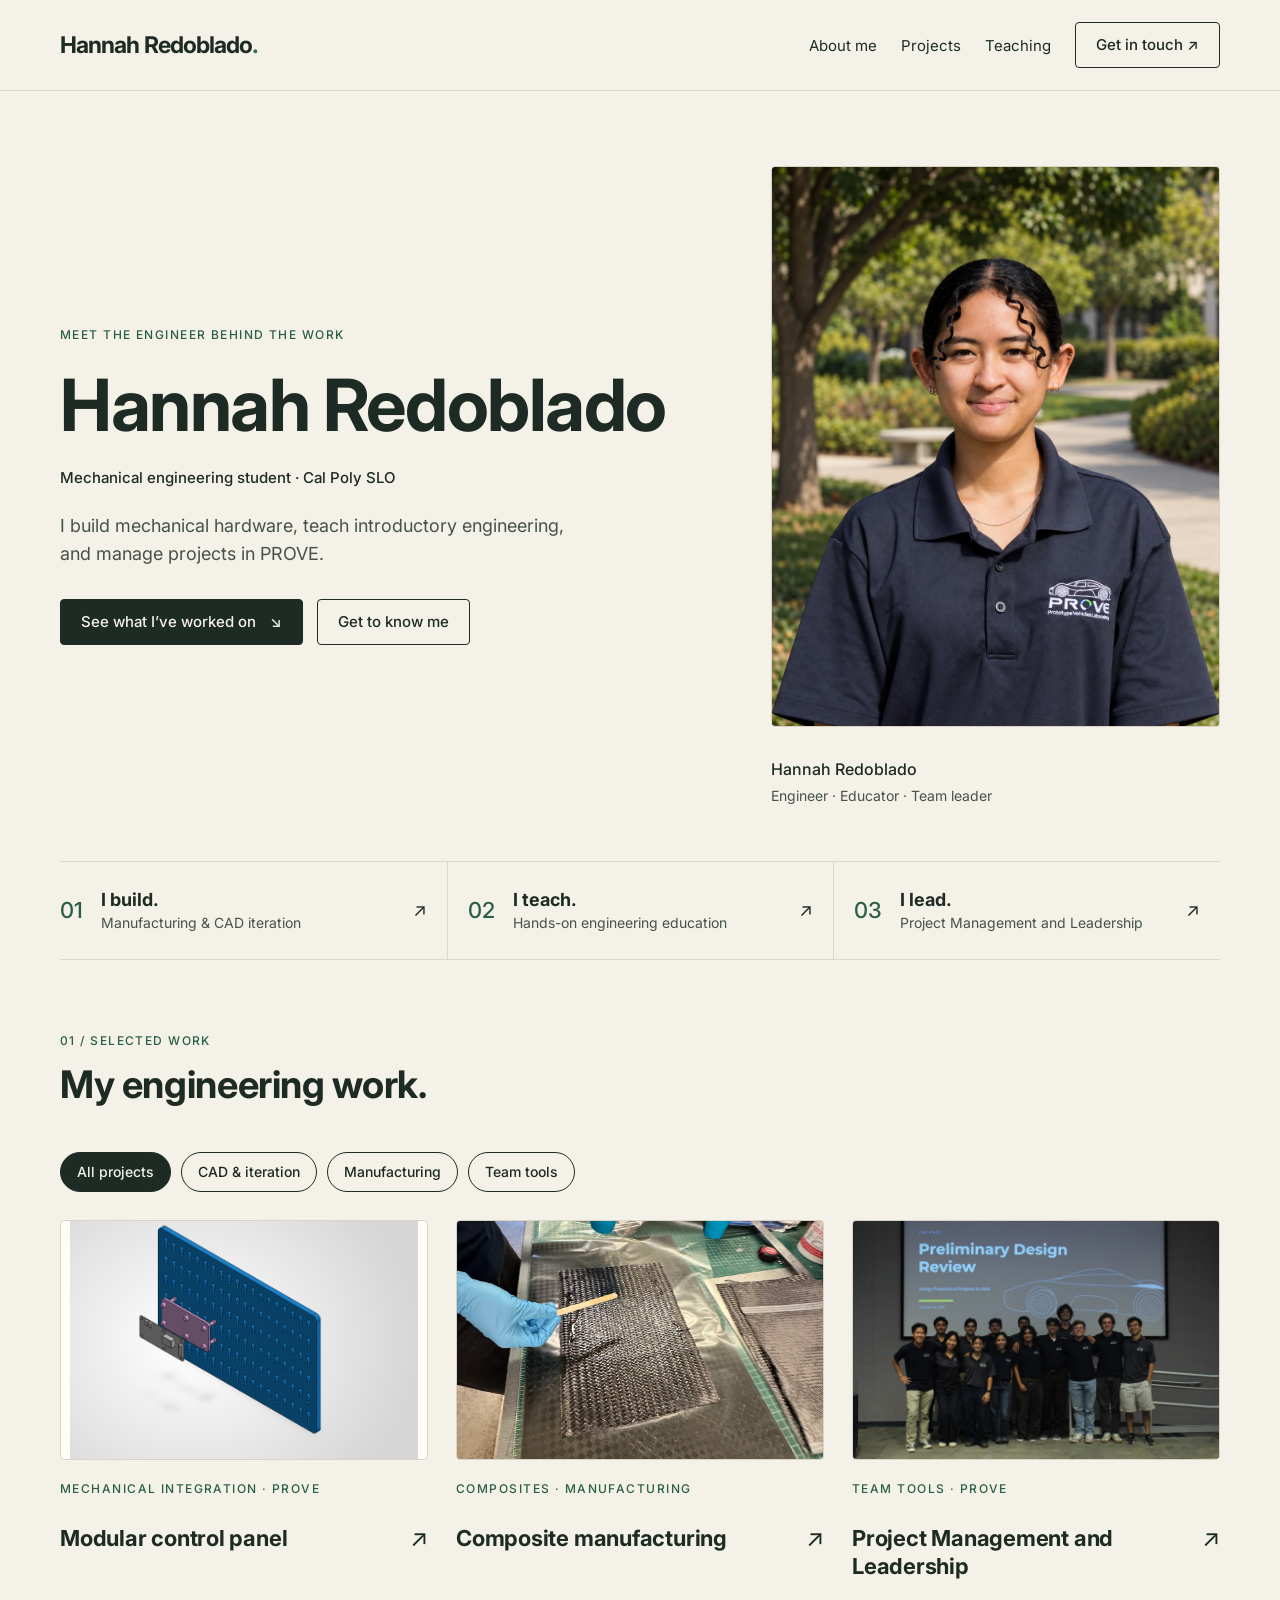
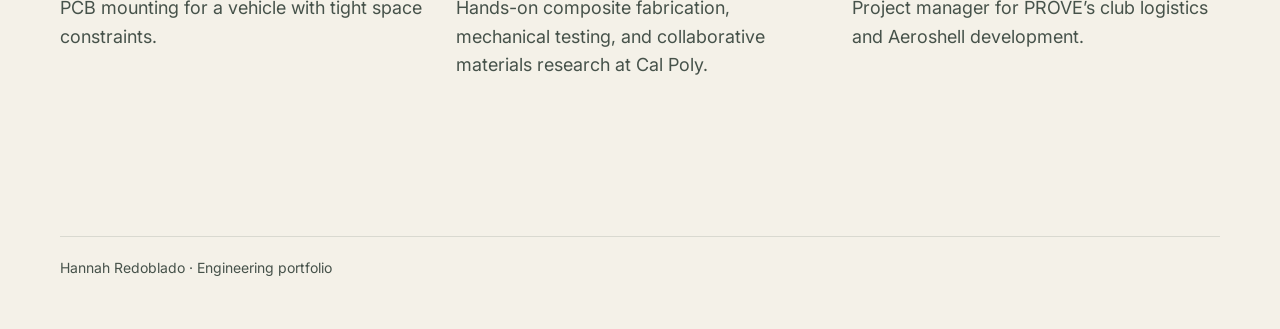
<file: index.html>
<!doctype html>
<html lang="en">
<head>
<meta charset="utf-8"><meta name="viewport" content="width=device-width,initial-scale=1">
<title>Hannah Redoblado | Mechanical Engineering Portfolio</title>
<link rel="preconnect" href="https://fonts.googleapis.com">
<link rel="preconnect" href="https://fonts.gstatic.com" crossorigin>
<link href="https://fonts.googleapis.com/css2?family=Inter:wght@400;500;700&display=swap" rel="stylesheet">
<style>

:root {
  color-scheme: light;
  --bg: #F7F5F1;
  --ink: #292D30;
  --text-secondary: #3D4347;
  --accent: #355361;
  --panel: #FFFFFF;
  --panel-border: #D7D5CE;
  --divider: rgb(from var(--ink) r g b / 12%);
  --ink-tint: rgb(from var(--ink) r g b / 4%);
  --backdrop: rgb(from var(--ink) r g b / 65%);
  --ink-hover: rgb(from var(--ink) calc(r * 0.9) calc(g * 0.9) calc(b * 0.9));
  --accent-text: color-mix(in srgb, var(--accent) 80%, var(--ink));
}
*{box-sizing:border-box}html{scroll-behavior:smooth;scroll-padding-top:90px}body{margin:0;background:var(--bg);color:var(--ink);font-family:Inter,Arial,Helvetica,sans-serif;font-size:16px;line-height:1.6}button,input,textarea{font:inherit}button,a{ -webkit-tap-highlight-color:transparent}button{cursor:pointer}a{color:inherit;text-decoration:none}a:hover{text-decoration:underline}button:focus-visible,a:focus-visible,input:focus-visible,textarea:focus-visible{outline:3px solid var(--accent);outline-offset:5px}button{color:inherit}header{border-bottom:1px solid var(--divider);background:var(--bg)}.wrap{width:min(1160px,calc(100% - 80px));margin:auto}.nav{display:flex;align-items:center;justify-content:space-between;min-height:90px;gap:24px}.brand{font-weight:700;letter-spacing:-.04em;font-size:23px}.brand span{color:var(--accent)}nav{display:flex;gap:28px;align-items:center;font-size:14px}.outline,.solid{border:1px solid var(--ink);border-radius:3px;padding:11px 18px;background:transparent;font-weight:500;font-size:14px;display:inline-flex;align-items:center;justify-content:center;gap:14px}.solid{background:var(--ink);color:var(--bg)}.solid:hover{background:var(--ink);text-decoration:none}.outline:hover{background:var(--panel);text-decoration:none}.eyebrow{text-transform:uppercase;letter-spacing:.16em;font-size:11px;font-weight:700}.hero{display:grid;grid-template-columns:1.3fr 1fr;gap:70px;padding:90px 0 70px;align-items:center}.hero h1{font-size:clamp(42px,5.8vw,76px);line-height:1.06;letter-spacing:-.055em;margin:24px 0}.hero h1 em{font-family:Inter,Arial,Helvetica,sans-serif;font-weight:400;color: var(--accent-text)}.hero p{max-width:520px;color:var(--text-secondary);font-size:17px}.actions{display:flex;gap:14px;flex-wrap:wrap;margin-top:30px}.visual{height:370px;position:relative;border:1px solid var(--divider);background:var(--panel);background-size:30px 30px;overflow:hidden}.visual-label{position:absolute;left:22px;top:20px;color:var(--text-secondary)}.visual .ring{position:absolute;border:1px solid var(--ink);border-radius:50%;width:220px;height:220px;left:50%;top:50%;transform:translate(-50%,-50%)}.visual .ring:before{content:'';position:absolute;inset:30px;border:1px solid var(--ink);border-radius:50%}.visual .ring:after{content:'';position:absolute;inset:70px;border:1px solid var(--accent);border-radius:50%;background:var(--bg)}.visual .axis{height:1px;background:var(--divider);width:85%;position:absolute;top:50%;left:7.5%;transform:rotate(-30deg)}.visual .axis.two{transform:rotate(60deg)}.visual .tag{position:absolute;bottom:22px;left:22px;right:22px;display:flex;justify-content:space-between;gap:20px;font-size:12px}.intro-bar{display:flex;justify-content:space-between;gap:20px;border-top:1px solid var(--divider);border-bottom:1px solid var(--divider);padding:20px 0;font-size:12px}.intro-bar span:last-child{color:var(--text-secondary)}section{padding:72px 0}.section-top{display:flex;align-items:end;justify-content:space-between;gap:32px;margin-bottom:32px}h2{font-size:38px;line-height:1.15;letter-spacing:-.045em;margin:12px 0}h3{font-size:22px;letter-spacing:-.025em;line-height:1.3;margin:12px 0}.section-top p{color:var(--text-secondary);max-width:370px;margin:0;font-size:14px}.filters{display:flex;gap:10px;flex-wrap:wrap;margin-bottom:28px}.filter{border:1px solid var(--divider);border-radius:30px;background:transparent;font-size:12px;padding:8px 16px}.filter[aria-pressed=true]{background:var(--ink);border-color:var(--ink);color:var(--bg)}.grid{display:grid;grid-template-columns:repeat(3,1fr);gap:28px}.project{min-width:0}.project-button{display:block;width:100%;text-align:left;border:0;background:transparent;padding:0}.thumb{height:230px;background:var(--panel);display:flex;align-items:center;justify-content:center;position:relative;overflow:hidden;border:1px solid var(--divider);transition:background .2s}.project-button:hover .thumb{background:var(--panel)}.thumb .placeholder{display:flex;flex-direction:column;align-items:center;gap:9px;color:var(--text-secondary)}.placeholder strong{font-family:Inter,Arial,Helvetica,sans-serif;font-size:52px;font-weight:400;line-height:1}.placeholder span{font-size:11px;letter-spacing:.08em;text-transform:uppercase}.thumb img{width:100%;height:100%;object-fit:cover}.project:nth-child(2) .thumb{background:var(--panel)}.project .eyebrow{color: var(--accent-text);margin-top:20px;font-size:10px}.project-title{display:flex;justify-content:space-between;gap:15px;align-items:center}.project-title h3{font-size:20px}.project-title .arrow{font-size:24px}.project p{color:var(--text-secondary);font-size:14px;margin:0}.band{background:var(--ink);color:var(--bg)}.band .section-top p{color:var(--text-secondary)}.teaching-grid{display:grid;grid-template-columns:1fr 1fr;gap:60px}.teaching-item{border-top:1px solid var(--panel);padding-top:24px}.teaching-item .eyebrow{color:var(--panel)}.teaching-item p{color:var(--text-secondary);font-size:15px;max-width:450px}.chips{display:flex;gap:9px;flex-wrap:wrap;margin:24px 0}.chip{border:1px solid var(--panel);border-radius:3px;padding:5px 10px;font-size:11px;color:var(--ink)}.text-button{border:0;border-bottom:1px solid currentColor;padding:5px 0;background:transparent;color:inherit;font-size:14px}.leadership{display:grid;grid-template-columns:.85fr 1.15fr;gap:80px}.leadership p{color:var(--text-secondary)}.lead-list{border-top:1px solid var(--divider)}.lead-row{border-bottom:1px solid var(--divider);padding:25px 0;display:grid;grid-template-columns:40px 1fr;gap:15px}.lead-row .number{font-family:Inter,Arial,Helvetica,sans-serif;color: var(--accent-text);font-size:24px}.lead-row h3{margin:0 0 8px;font-size:20px}.lead-row p{font-size:14px;margin:0}.about{background:var(--panel)}.about-inner{display:grid;grid-template-columns:1fr 1fr;gap:80px;align-items:center}.about p{color:var(--text-secondary)}.about-note{border-left:2px solid var(--accent);padding:8px 0 8px 24px}.about-note span{display:block;font-size:12px;color:var(--text-secondary)}footer{padding:50px 0}.footer-main{display:flex;justify-content:space-between;gap:25px;align-items:center}.footer-main h2{font-size:32px}.footer-bottom{border-top:1px solid var(--divider);padding-top:20px;margin-top:34px;display:flex;justify-content:space-between;font-size:11px;color:var(--text-secondary)}dialog{border:0;border-radius:5px;background:var(--bg);color:var(--ink);width:min(760px,calc(100% - 32px));max-height:90vh;padding:36px;box-shadow:none}dialog::backdrop{background:var(--backdrop)}.dialog-top{display:flex;justify-content:space-between;align-items:start;gap:20px}.close{border:1px solid var(--divider);background:transparent;border-radius:50%;width:42px;height:42px;font-size:22px;flex-shrink:0}.detail-photo{height:260px;margin:24px 0;background:var(--panel);display:flex;align-items:center;justify-content:center;overflow:hidden;color:var(--text-secondary);font-size:13px}.detail-photo img{width:100%;height:100%;object-fit:contain}.detail-block{border-top:1px solid var(--divider);padding-top:18px;margin-top:22px}.detail-block h3{font-size:17px}.detail-block p{color:var(--text-secondary);white-space:pre-wrap}.pending{font-style:normal;color:var(--text-secondary)}.editor{border-top:1px solid var(--divider);margin-top:25px;padding-top:20px}.editor label{display:block;font-size:12px;font-weight:700;margin-top:16px}.editor input,.editor textarea{width:100%;padding:10px;border:1px solid var(--divider);border-radius:3px;background:var(--bg);font-size:16px}.editor textarea{min-height:100px}.editor .actions{margin-top:20px}.status{font-size:12px;color:var(--text-secondary);min-height:20px}.hidden,[hidden]{display:none!important}.draft-note{font-size:11px;color:var(--text-secondary);margin-top:18px}.contact-links{display:flex;gap:16px;flex-wrap:wrap}.contact-links a{font-size:14px;text-decoration:underline}.contact-links p{color:var(--text-secondary)}@media(max-width:900px){.wrap{width:calc(100% - 48px)}.hero{gap:30px;padding:60px 0}.visual{height:310px}.grid{grid-template-columns:repeat(2,1fr)}.leadership,.about-inner{gap:40px}nav{gap:16px}}@media(max-width:620px){.wrap{width:calc(100% - 36px)}.nav{flex-wrap:wrap;padding:20px 0;gap:14px;min-height:0}nav{width:100%;justify-content:space-between;gap:8px;font-size:12px}.nav .outline{padding:7px 10px;font-size:11px}.hero{grid-template-columns:1fr;gap:35px;padding:45px 0}.visual{height:250px}.visual .ring{width:170px;height:170px}.visual .ring:after{inset:55px}.intro-bar{flex-direction:column;gap:4px}.section-top{align-items:start;flex-direction:column;gap:12px}section{padding:50px 0}h2{font-size:32px}.grid,.teaching-grid,.leadership,.about-inner{grid-template-columns:1fr;gap:35px}.thumb{height:245px}.footer-main,.footer-bottom{align-items:start;flex-direction:column}.footer-bottom{gap:8px}dialog{padding:24px}.detail-photo{height:200px}}@media(prefers-reduced-motion:reduce){html{scroll-behavior:auto}*{transition:none!important}}

.personal-hero{grid-template-columns:1.2fr 1fr;gap:85px;padding:75px 0 55px}.personal-hero h1{font-size:clamp(52px,6.8vw,90px);margin:23px 0;line-height:1.04}.personal-title{font-size:14px;font-weight:500;margin-bottom:22px}.portrait-column{min-width:0}.portrait-frame{height:430px;position:relative;background:var(--panel);border:1px solid var(--panel-border);overflow:hidden;box-shadow:none}.portrait-frame:before{content:'';position:absolute;inset:16px;border:1px solid var(--panel-border);pointer-events:none}.portrait-empty{height:100%;display:flex;flex-direction:column;align-items:center;justify-content:center;gap:20px}.portrait-empty .eyebrow{color:var(--text-secondary)}.portrait-frame img{width:100%;height:100%;object-fit:cover;object-position:center}.portrait-edit{position:absolute;bottom:20px;right:20px;background:var(--bg);border:1px solid var(--divider);padding:8px 12px;font-size:12px}.portrait-caption{display:flex;flex-direction:column;margin-top:30px;font-size:12px}.portrait-caption span:first-child{font-weight:500}.portrait-caption span:last-child{color:var(--text-secondary)}.identity-strip{display:grid;grid-template-columns:repeat(3,1fr);border-top:1px solid var(--divider);border-bottom:1px solid var(--divider)}.identity-strip a{display:flex;align-items:center;gap:18px;padding:25px 20px;text-decoration:none}.identity-strip a:first-child{padding-left:0}.identity-strip a+a{border-left:1px solid var(--divider)}.identity-strip a:hover{background:var(--panel)}.identity-number{font-family:Inter,Arial,Helvetica,sans-serif;color: var(--accent-text);font-size:22px}.identity-strip strong{display:block;font-size:18px}.identity-strip div span{display:block;font-size:11px;color:var(--text-secondary)}.identity-strip a>span:last-child{margin-left:auto}#profile-photo{margin-bottom:20px}@media(max-width:900px){.personal-hero{gap:40px}.portrait-frame{height:370px}.identity-strip a{gap:10px;padding:20px 14px}}@media(max-width:620px){nav{flex-wrap:wrap;justify-content:flex-start;gap:10px 18px}.personal-hero{grid-template-columns:1fr;gap:32px;padding:42px 0}.portrait-frame{height:330px;box-shadow:none}.portrait-caption{margin-top:22px}.identity-strip{grid-template-columns:1fr}.identity-strip a,.identity-strip a:first-child{padding:17px 0}.identity-strip a+a{border-left:0;border-top:1px solid var(--divider)}}



.solid:hover{background:var(--ink)}.thumb .placeholder{color:var(--text-secondary)}.project:nth-child(2) .thumb{background:var(--panel);color:var(--text-secondary)}.portrait-frame{background:var(--panel);border-color:var(--panel-border);box-shadow:none}.portrait-frame:before{border-color:var(--panel-border)}.identity-strip a:hover{background:var(--panel)}.portrait-edit{background:var(--bg);color:var(--ink)}@media(max-width:620px){.portrait-frame{box-shadow:none}}

/* Blueprint typography and consistent surface treatments. */
body { font-family: Inter, Arial, Helvetica, sans-serif; font-weight: 400; color: var(--ink); background: var(--bg); }
p { font-size: 18px; line-height: 1.6; font-weight: 400; color: var(--text-secondary); }
h1, h2, h3 { font-family: Inter, Arial, Helvetica, sans-serif; font-weight: 700; font-style: normal; color: var(--ink); letter-spacing: -0.01em; }
.hero h1, .personal-hero h1 { font-size: clamp(40px, 6vw, 72px); font-weight: 700; color: var(--ink); letter-spacing: -0.02em; line-height: 1.05; white-space: nowrap; }
.hero h1 em { font: inherit; color: inherit; }
.eyebrow, .project .eyebrow, .teaching-item .eyebrow, .portrait-empty .eyebrow { font-family: Inter, Arial, Helvetica, sans-serif; font-weight: 500; font-size: 12px; letter-spacing: 0.12em; text-transform: uppercase; color: var(--accent-text); }
.personal-title { font-size: 15px; font-weight: 500; color: var(--ink); }
.hero p, .section-top p, .project p, .teaching-item p, .lead-row p, .about p, .leadership p, .band .section-top p, .detail-block p, .contact-links p { font-size: 18px; line-height: 1.6; font-weight: 400; color: var(--text-secondary); }
nav { font-size: 15px; }
nav a { font-size: 15px; font-weight: 400; color: var(--ink); }
nav a:hover { color: var(--accent-text); }
.brand { color: var(--ink); }
.brand span { color: var(--accent); }
header, .intro-bar, .identity-strip, .identity-strip a+a, .lead-list, .lead-row, .footer-bottom, .editor, .detail-block { border-color: var(--divider); }
.solid, .outline { font-weight: 500; border-radius: 4px; box-shadow: none; border: 1px solid var(--ink); }
.solid { background: var(--ink); color: var(--bg); }
.solid:hover { background: var(--ink-hover); }
.outline { background: transparent; color: var(--ink); }
.outline:hover { background: var(--ink-tint); }
.filter { color: var(--ink); border-color: var(--ink); font-weight: 500; }
.filter[aria-pressed=true] { background: var(--ink); color: var(--bg); }
.filter:hover:not([aria-pressed=true]) { background: var(--ink-tint); }
.text-button { color: var(--accent-text); font-weight: 500; }
.text-button:hover, .contact-links a:hover { color: var(--ink); }
.band, .about { background: var(--panel); color: var(--ink); }
.teaching-item { border-color: var(--panel-border); }
.chip { color: var(--ink); border-color: var(--panel-border); }
.thumb, .project:nth-child(2) .thumb, .project:nth-child(3) .thumb, .project:nth-child(4) .thumb, .project-button:hover .thumb, .detail-photo { background: var(--panel); border-color: var(--panel-border); }
.thumb .placeholder, .detail-photo { color: var(--text-secondary); }
.placeholder strong, .identity-number, .lead-row .number { font-family: Inter, Arial, Helvetica, sans-serif; font-style: normal; font-weight: 500; color: var(--accent-text); }
.identity-strip a:hover { background: var(--ink-tint); }
.identity-strip strong { font-weight: 700; }
.portrait-frame { background: var(--panel); border: 1px solid var(--panel-border); box-shadow: none; }
.portrait-frame:before { content: none; }
#portrait-open { color: var(--ink); text-decoration: underline; border-bottom: 0; }
.portrait-edit { background: var(--bg); color: var(--ink); border-color: var(--panel-border); border-radius: 4px; box-shadow: none; }
.portrait-caption span:first-child { font-weight: 500; color: var(--ink); }
.portrait-caption span:last-child { font-weight: 400; color: var(--text-secondary); }
.about-note { border-color: var(--accent); }
.about-note span, .footer-bottom, .pending, .status, .draft-note { color: var(--text-secondary); font-style: normal; }
dialog { background: var(--bg); color: var(--ink); box-shadow: none; border: 1px solid var(--panel-border); }
dialog::backdrop { background: var(--backdrop); }
.close { color: var(--ink); border-color: var(--ink); }
.close:hover { background: var(--ink-tint); }
.editor input, .editor textarea { background: var(--bg); color: var(--ink); border-color: var(--panel-border); font-weight: 400; }
.editor input::placeholder, .editor textarea::placeholder { color: var(--text-secondary); opacity: 1; }
.contact-links a { color: var(--accent-text); }

/* Click-to-edit controls appear only while editing. */
#text-edit-bar { background: var(--panel); border-bottom: 1px solid var(--panel-border); }
.text-edit-bar-inner { display: flex; align-items: center; justify-content: space-between; gap: 16px; padding: 12px 0; flex-wrap: wrap; }
#text-edit-help { font-size: 14px; color: var(--ink); }
body.text-edit-mode [data-text-editable] { cursor: text; }
body.text-edit-mode [data-text-editable]:hover, body.text-edit-mode [data-text-editable]:focus-visible { outline: 2px dashed var(--accent); outline-offset: 4px; }
#text-value { min-height: 150px; }
#text-editor .draft-note { font-size: 13px; }

/* Navigation renders a new page view rather than scrolling to a section. */
.project-page { min-height: 55vh; }
.project-back { display: inline-block; margin-bottom: 30px; color: var(--accent-text); font-size: 15px; text-decoration: underline; }
.project-page .dialog-top { margin-bottom: 18px; }
.project-page h2 { font-size: clamp(32px, 4vw, 50px); }
.project-summary { max-width: 780px; }
.project-gallery { display: grid; grid-template-columns: repeat(2,minmax(0,1fr)); gap: 20px; margin: 32px 0; }
.project-gallery.single { grid-template-columns: 1fr; }
.project-gallery figure { margin: 0; background: var(--panel); border: 1px solid var(--panel-border); }
.project-gallery img { display: block; width: 100%; height: 340px; object-fit: contain; }
.project-gallery figcaption { color: var(--text-secondary); padding: 12px 16px; font-size: 13px; }
.project-page .detail-photo { height: 340px; border: 1px solid var(--panel-border); }
.project-page .detail-block { max-width: 850px; }
.project-page .editor { max-width: 850px; }
.project-button:hover { text-decoration: none; }
nav a[aria-current="page"] { color: var(--accent-text); text-decoration: underline; text-underline-offset: 5px; }
@media(max-width:620px) { .project-gallery { grid-template-columns: 1fr; } .project-gallery img, .project-page .detail-photo { height: 250px; } }

/* Shared sizing: consistent peer cards, controls, and text hierarchy. */
:root {
  --body-size: 18px;
  --control-size: 15px;
  --card-title-size: 22px;
  --section-title-size: clamp(30px, 3.5vw, 38px);
  --card-image-height: 240px;
  --control-height: 46px;
}
body { font-size: var(--body-size); }
main, main > *, .hero > *, .teaching-grid > *, .leadership > *, .about-inner > * { min-width: 0; }
h2, .footer-main h2, .project-page h2 { font-size: var(--section-title-size); line-height: 1.2; }
h3, .project-title h3, .lead-row h3, .detail-block h3 { font-size: var(--card-title-size); line-height: 1.3; }
.hero p, .project p, .section-top p, .teaching-item p, .lead-row p, .about p, .detail-block p { font-size: var(--body-size); line-height: 1.6; }
.solid, .outline {
  min-height: var(--control-height);
  padding: 12px 20px;
  font-size: var(--control-size);
  line-height: 1.35;
  font-weight: 500;
  border-radius: 4px;
  text-align: center;
}
.text-button { min-height: 44px; display: inline-flex; align-items: center; font-size: var(--control-size); line-height: 1.35; }
.filter { min-height: 40px; padding: 9px 16px; font-size: 14px; line-height: 1.4; }
nav { gap: 24px; }
nav a { display: inline-flex; align-items: center; min-height: 44px; line-height: 1.4; }
.nav .outline { font-size: var(--control-size); padding: 12px 20px; }
.actions { align-items: stretch; }
.actions > .solid, .actions > .outline { flex: 0 1 auto; }
.grid { grid-template-columns: repeat(3,minmax(0,1fr)); align-items: stretch; column-gap: 28px; row-gap: 36px; }
.project { display: flex; min-width: 0; }
.project-button {
  display: flex;
  flex-direction: column;
  align-items: stretch;
  width: 100%;
  height: 100%;
  min-width: 0;
}
.thumb { height: var(--card-image-height); flex: 0 0 var(--card-image-height); width: 100%; margin: 0; inset: auto; transform: none; }
.project .eyebrow { min-height: 36px; margin: 20px 0 8px; line-height: 1.5; }
.project-title { min-height: 58px; align-items: flex-start; gap: 12px; margin-bottom: 12px; }
.project-title h3 { margin: 0; overflow-wrap: anywhere; }
.project-title .arrow { flex-shrink: 0; font-size: 24px; line-height: 1.2; }
.project p { margin: 0; flex: 1; overflow-wrap: anywhere; }
.thumb .placeholder { padding: 20px; text-align: center; }
.placeholder span { font-size: 12px; line-height: 1.5; }
.teaching-grid { grid-template-columns: repeat(2,minmax(0,1fr)); align-items: stretch; gap: 40px; }
.teaching-item { display: flex; flex-direction: column; align-items: flex-start; min-width: 0; }
.teaching-item > .eyebrow { min-height: 36px; line-height: 1.5; }
.teaching-item h3 { min-height: 58px; margin: 12px 0; }
.teaching-item p { flex: 1; margin: 0; }
.teaching-item .chips { min-height: 38px; align-items: flex-start; margin: 24px 0 18px; }
.teaching-item .text-button { margin-top: auto; }
.chip { min-height: 30px; padding: 5px 10px; font-size: 12px; line-height: 1.5; }
.personal-hero { grid-template-columns: minmax(0,1.45fr) minmax(0,1fr); gap: 60px; }
.portrait-frame { height: 430px; }
.portrait-caption { gap: 4px; }
.portrait-caption span:first-child { font-size: 16px; line-height: 1.5; }
.portrait-caption span:last-child { font-size: 14px; line-height: 1.5; }
.identity-strip { grid-template-columns: repeat(3,minmax(0,1fr)); }
.identity-strip a { min-width: 0; align-items: center; }
.identity-strip div { min-width: 0; }
.identity-strip strong { font-size: 18px; line-height: 1.4; }
.identity-strip div span { font-size: 13px; line-height: 1.5; }
.lead-row h3 { margin: 0 0 12px; }
.lead-row p { margin: 0; }
.editor label { font-size: 14px; line-height: 1.5; }
.editor input, .editor textarea { font-size: 16px; line-height: 1.5; }
.status, .draft-note { font-size: 13px; line-height: 1.5; }
.footer-bottom { gap: 20px; flex-wrap: wrap; align-items: center; font-size: 13px; }
#export, #text-edit-toggle { font-size: 13px; }
@media(max-width:1000px) {
  .personal-hero { gap: 32px; }
  .grid { grid-template-columns: repeat(2,minmax(0,1fr)); }
  nav { gap: 16px; }
}
@media(max-width:760px) {
  .personal-hero { grid-template-columns: minmax(0,1fr); gap: 32px; }
  .portrait-frame { height: 360px; }
  .nav { flex-wrap: wrap; padding: 20px 0; gap: 12px; }
  nav { width: 100%; flex-wrap: wrap; gap: 8px 18px; }
  .section-top { align-items: flex-start; flex-direction: column; gap: 16px; }
  .teaching-grid, .leadership, .about-inner { grid-template-columns: minmax(0,1fr); gap: 32px; }
  .teaching-item > .eyebrow, .teaching-item h3 { min-height: 0; }
  .identity-strip { grid-template-columns: minmax(0,1fr); }
  .identity-strip a, .identity-strip a:first-child { padding: 18px 0; }
  .identity-strip a+a { border-left: 0; border-top: 1px solid var(--divider); }
}
@media(max-width:620px) {
  .grid { grid-template-columns: minmax(0,1fr); }
  .hero h1, .personal-hero h1 { font-size: clamp(28px, 7.7vw, 40px); }
  .project .eyebrow { min-height: 0; }
  .project-title { min-height: 0; }
  .thumb { height: var(--card-image-height); }
  .actions { gap: 12px; }
  .nav .outline { font-size: var(--control-size); padding: 12px 20px; }
  .portrait-frame { height: 330px; }
}

.page-back-bar { padding-top: 24px; }
.page-back-bar .outline { min-height: 44px; }
.close.back-close { width: auto; min-width: 80px; padding: 8px 12px; border-radius: 4px; font-size: 15px; font-weight: 500; }

.project-button[data-open="panel"] .thumb img { object-fit: contain; }

.project-hero-image { margin-top: 8px; }
.project-hero-image img { height: clamp(260px, 42vw, 490px); }
.project-quick-facts { display: grid; grid-template-columns: repeat(3,minmax(0,1fr)); gap: 32px; padding: 28px 0; border-top: 1px solid var(--divider); border-bottom: 1px solid var(--divider); }
.project-quick-facts h3 { font-size: 14px; font-weight: 700; margin: 0 0 10px; }
.project-quick-facts p { font-size: 16px; line-height: 1.6; margin: 0; }
.evolution-title { margin-top: 40px; }
.technical-details { border-top: 1px solid var(--divider); border-bottom: 1px solid var(--divider); padding: 18px 0; margin: 32px 0; }
.technical-details summary { cursor: pointer; color: var(--ink); font-size: 16px; font-weight: 500; min-height: 30px; }
.technical-details .detail-block { border-top: 0; }
.technical-details .detail-block p { font-size: 16px; }
@media(max-width:760px) { .project-quick-facts { grid-template-columns: 1fr; gap: 22px; } }

.composite-photo-section { padding: 26px 0 0; }
.composite-photo-section h3 { margin-bottom: 18px; }
.composite-photo-section .project-gallery { margin: 0; }
.composite-photo-section .project-gallery img { height: 420px; }
@media(max-width:620px) { .composite-photo-section .project-gallery img { height: 340px; } }

.composite-context, .research-studies { display: grid; grid-template-columns: repeat(2,minmax(0,1fr)); gap: 32px; margin: 28px 0; }
.composite-context article { padding: 22px; background: var(--panel); border: 1px solid var(--panel-border); }
.composite-context h3 { margin: 0 0 8px; }
.program-name { font-size: 13px; font-weight: 500; color: var(--text-secondary); }
.composite-context p, .research-study p { font-size: 16px; line-height: 1.6; }
.composite-context a { color: var(--accent-text); font-size: 14px; text-decoration: underline; }
.composite-research { padding: 44px 0 0; }
.composite-research > h3 { margin-top: 12px; }
.research-credit, .research-status { color: var(--text-secondary); font-size: 15px; }
.research-study { display: flex; flex-direction: column; align-items: flex-start; border-top: 1px solid var(--panel-border); padding-top: 20px; }
.research-study h3 { margin: 0 0 10px; }
.research-study p { margin: 0 0 14px; }
.research-study .outline { margin-top: auto; }
.research-photo img { height: clamp(260px,40vw,460px); }
@media(max-width:760px) { .composite-context, .research-studies { grid-template-columns: 1fr; gap: 24px; } }

/* Shared visual style for all pages. */
:root {
  --space-sm: 12px;
  --space-md: 24px;
  --space-lg: 32px;
  --radius: 4px;
  --caption-size: 14px;
  --gallery-height: 360px;
  --gallery-hero-height: 460px;
}
body, button, input, textarea, select, .placeholder strong, .identity-number, .lead-row .number { font-family: Inter, Arial, Helvetica, sans-serif; font-style: normal; }
h2, .project-page h2, .footer-main h2 { font-weight: 700; letter-spacing: -0.01em; line-height: 1.2; }
h3, .project-title h3, .teaching-item h3, .lead-row h3, .detail-block h3, .composite-context h3, .research-study h3 { font-size: var(--card-title-size); line-height: 1.3; font-weight: 700; letter-spacing: -0.01em; color: var(--ink); }
.project-quick-facts h3 { font-size: 18px; line-height: 1.4; }
.project-summary, .project p, .teaching-item p, .lead-row p, .about p, .composite-context p, .research-study p, .research-credit, .research-status, .project-quick-facts p, .technical-details .detail-block p { font-size: var(--body-size); font-weight: 400; line-height: 1.6; color: var(--text-secondary); }
.eyebrow, .project .eyebrow, .teaching-item .eyebrow, .portrait-empty .eyebrow { font-size: 12px; font-weight: 500; line-height: 1.5; letter-spacing: 0.12em; color: var(--accent-text); }
.project-gallery { gap: var(--space-md); align-items: stretch; margin: var(--space-md) 0; }
.project-gallery figure { display: flex; flex-direction: column; min-width: 0; margin: 0; border: 1px solid var(--panel-border); border-radius: var(--radius); background: var(--panel); overflow: hidden; }
.project-gallery img, .composite-photo-section .project-gallery img { display: block; width: 100%; height: var(--gallery-height); flex: 0 0 auto; object-fit: contain; }
.project-hero-image img, .research-photo img { height: var(--gallery-hero-height); }
.project-gallery figcaption { flex: 1; min-height: 76px; padding: 16px; border-top: 1px solid var(--panel-border); font-size: var(--caption-size); line-height: 1.5; font-weight: 400; letter-spacing: 0; color: var(--text-secondary); }
.composite-context, .research-studies, .teaching-grid { gap: var(--space-md); align-items: stretch; }
.composite-context article, .research-study, .teaching-item { padding: var(--space-md); border: 1px solid var(--panel-border); border-radius: var(--radius); background: var(--panel); box-shadow: none; }
.composite-context article, .research-study { display: flex; flex-direction: column; align-items: flex-start; }
.composite-context h3, .research-study h3, .teaching-item h3 { margin: 0 0 var(--space-sm); }
.composite-context p, .research-study p { margin: var(--space-sm) 0 var(--space-md); }
.composite-context a, .research-study .outline { margin-top: auto; }
.program-name, .portrait-caption span:last-child, .about-note span { font-size: var(--caption-size); line-height: 1.5; color: var(--text-secondary); }
.composite-photo-section, .composite-research { padding: var(--space-lg) 0 0; }
.composite-photo-section h3, .evolution-title { margin: var(--space-lg) 0 var(--space-md); }
.composite-photo-section > h3 { margin-top: 0; }
.technical-details { margin: var(--space-lg) 0; padding: var(--space-md) 0; border-color: var(--divider); }
.technical-details summary { font-size: 16px; line-height: 1.5; font-weight: 500; }
.solid, .outline, .nav .outline, .close.back-close { min-height: var(--control-height); padding: 12px 20px; border: 1px solid var(--ink); border-radius: var(--radius); font-size: var(--control-size); line-height: 1.35; font-weight: 500; box-shadow: none; }
.text-button, .composite-context a, .contact-links a, .project-back { font-size: var(--control-size); line-height: 1.5; font-weight: 500; color: var(--accent-text); text-decoration: underline; text-underline-offset: 4px; }
.text-button { border-bottom: 0; }
.portrait-frame, .thumb, .detail-photo { border: 1px solid var(--panel-border); border-radius: var(--radius); box-shadow: none; }
.editor input, .editor textarea, dialog { border: 1px solid var(--panel-border); border-radius: var(--radius); box-shadow: none; }
.editor label, .status, .draft-note, .footer-bottom { font-size: var(--caption-size); line-height: 1.5; }
@media(max-width:760px) {
  :root { --space-md: 20px; --space-lg: 28px; --gallery-height: 300px; --gallery-hero-height: 360px; }
}
@media(max-width:620px) {
  :root { --gallery-height: 280px; --gallery-hero-height: 320px; }
  .project-gallery figcaption { min-height: 0; }
  .composite-context, .research-studies, .teaching-grid { grid-template-columns: minmax(0,1fr); }
}

.teaching-photo-section { padding: var(--space-lg) 0 0; }
.teaching-photo-section > h3 { margin: 0 0 var(--space-sm); }
.teaching-photo-section > p { max-width: 850px; font-size: var(--body-size); color: var(--text-secondary); }

.teaching-course-links { display: flex; flex-direction: column; align-items: flex-start; gap: 8px; margin-top: auto; }
.teaching-course-links .text-button { margin-top: 0; }

.project-outline-preview{margin-top:32px;padding-top:24px;border-top:1px solid var(--panel-border)}.project-outline-preview details{margin:16px 0}.project-outline-preview summary{cursor:pointer;color:var(--ink);font-weight:500;text-decoration:underline}

.management-gallery{display:grid;grid-template-columns:repeat(2,minmax(0,1fr));gap:24px;align-items:stretch}.management-gallery figure{margin:0;min-width:0;display:flex;flex-direction:column}.management-gallery figure:first-child{grid-column:auto}.management-gallery figure:first-child img{height:340px;background:var(--panel)}.management-gallery figure:not(:first-child) img{height:340px;object-fit:contain}.management-gallery figcaption{flex:1;min-height:78px}.management-facts{display:grid;grid-template-columns:repeat(2,minmax(0,1fr));gap:24px;margin-top:24px}.management-facts .detail-block{margin:0;padding:24px;border:1px solid var(--panel-border);border-radius:4px;background:var(--panel)}.management-facts h3{margin:0 0 12px}.management-facts p{margin:0}@media(max-width:680px){.management-gallery,.management-facts{grid-template-columns:1fr}.management-gallery figure:first-child img{height:240px}.management-gallery figure:not(:first-child) img{height:280px}}

.management-facts .management-tool{display:flex;flex-direction:column;align-items:flex-start}.management-tool .eyebrow{margin-bottom:12px}.management-tool .scheduling-link{margin-top:24px;text-decoration:none;white-space:normal}.management-facts .scheduling-showcase{background:var(--bg)}

.scheduling-screenshot{display:block;width:100%;height:auto;border:1px solid var(--panel-border);border-radius:4px;margin:4px 0 20px}.management-tool .scheduling-demo-code{margin-top:16px;color:var(--ink)}.scheduling-demo-code strong{font-weight:700;letter-spacing:.08em}

.management-tool .tool-preview{height:240px;width:100%;object-fit:contain;background:var(--bg);margin:4px 0 20px}.management-tool-actions{display:flex;flex-wrap:wrap;align-items:center;gap:16px;padding-top:24px;margin-top:auto}.outline-download{font-size:14px;text-decoration:underline}.outline-viewer{width:min(960px,calc(100% - 32px));max-height:90vh;overflow:auto;padding:24px;background:var(--bg);color:var(--ink);border:1px solid var(--panel-border);border-radius:4px;box-shadow:none}.outline-viewer::backdrop{background:rgba(41,45,48,.65)}.outline-viewer-top{display:flex;justify-content:space-between;align-items:center;gap:16px;margin-bottom:24px}.outline-viewer-top h2{margin:0}.outline-viewer figure{margin:0 0 24px}.outline-viewer img{display:block;width:100%;height:auto;border:1px solid var(--panel-border)}.outline-viewer figcaption{font-size:14px;color:var(--text-secondary);padding-top:8px}

/* Warm neutral surfaces keep photos and project content in focus. */
.management-facts .detail-block,.composite-context article,.research-study{background:var(--panel);border-color:var(--panel-border)}
.project-gallery figure,.portrait-frame,.thumb{background:var(--panel);border-color:var(--panel-border)}
.project-gallery figcaption{background:var(--panel);color:var(--text-secondary);border-color:var(--panel-border)}
.management-facts .scheduling-showcase{background:var(--panel)}

.footer-bottom,.draft-note,.identity-strip div span{font-size:14px;line-height:1.6}.solid,.solid span{color:var(--bg)}.outline-viewer-top .close{width:auto;height:auto;border-radius:4px;font-size:15px;line-height:1.5;padding:10px 16px}

.about{background:var(--bg)}.about-inner.about-personal{display:grid;grid-template-columns:minmax(0,.85fr) minmax(0,1.15fr);gap:64px;align-items:center;padding-top:24px;padding-bottom:64px}.about-portrait{min-width:0;max-width:420px}.about-portrait img{display:block;width:100%;height:auto;max-height:560px;object-fit:cover;object-position:center;border:1px solid var(--panel-border);border-radius:4px}.about-introduction{max-width:620px}.about-introduction h2{font-size:clamp(36px,4vw,56px);line-height:1.08;letter-spacing:-.02em;margin:12px 0 28px}.about-introduction p{margin:0 0 22px;color:var(--text-secondary);font-size:18px;line-height:1.7}.about-introduction .actions{margin-top:30px}.portrait-frame img{object-position:center 35%}.portrait-edit{display:none}body.text-edit-mode .portrait-edit{display:inline-block}@media(max-width:760px){.about-inner.about-personal{grid-template-columns:1fr;gap:32px}.about-portrait{max-width:360px;width:100%}.about-introduction{max-width:none}}

.contact-method{padding:20px 0;border-top:1px solid var(--panel-border)}.contact-method span{display:block;color:var(--text-secondary);font-size:14px;margin-bottom:6px}.contact-method a{font-size:20px;color:var(--ink);text-decoration:underline;overflow-wrap:anywhere}#contact-links{margin-top:24px}

.management-facts.management-role{grid-template-columns:minmax(0,1fr)}.management-role .detail-block{width:100%}.management-gallery figure{height:100%}.management-facts .management-tool{height:100%}
</style>

<style id="live-mode">
#edit-toggle,#project-form,#text-edit-toggle,#export,#story-open,#profile-open,
#portrait-open,.portrait-edit,#contact-form,#text-edit-bar,#text-editor,
.portrait-empty,#personal-statement.pending,.footer-bottom span:last-child{display:none!important}
/* Homepage portrait: frame takes the photo's own shape so nothing is cropped. */
.portrait-frame{height:auto!important;aspect-ratio:auto}
.portrait-frame img{height:auto!important;object-fit:contain!important;display:block}
/* About portrait: never crop, whatever the photo's shape. */
.about-portrait img{max-height:none!important;height:auto!important;object-fit:contain!important}
</style>
<style id="theme">:root{--bg:#F4F1E8;--ink:#1E2B24;--text-secondary:#46524A;--accent:#2E6B4E;--panel:#FFFDF7;--panel-border:#D8D3C4;}</style>
</head>
<body>
<header><div class="wrap nav"><a class="brand" href="#home">Hannah Redoblado<span>.</span></a><nav aria-label="Main navigation"><a href="#about">About me</a><a href="#work">Projects</a><a href="#teaching">Teaching</a><button class="outline" id="contact-open">Get in touch ↗</button></nav></div></header><div id="text-edit-bar" hidden><div class="wrap text-edit-bar-inner"><span id="text-edit-help" role="status">Click the text you want to change. You can also Tab to a text box and press Enter.</span><button class="outline" id="text-edit-done">Done editing</button></div></div>
<main id="home"><div class="wrap page-back-bar" id="page-back-bar" hidden><button class="outline" id="page-back-button" type="button" aria-label="Go back to the home page">← Back to home</button></div><div class="wrap" id="home-content"><div class="hero personal-hero"><div><div class="eyebrow">Meet the engineer behind the work</div><h1>Hannah Redoblado</h1><div class="personal-title">Mechanical engineering student · Cal Poly SLO</div><p id="hero-bio">I build mechanical hardware, teach introductory engineering, and manage projects in PROVE.</p><div class="actions"><a class="solid" href="#work">See what I’ve worked on <span aria-hidden="true">↘</span></a><a class="outline" href="#about">Get to know me</a></div></div><div class="portrait-column"><div class="portrait-frame" id="portrait-frame"><div class="portrait-empty"><span class="eyebrow">A place for your portrait</span><button class="text-button" id="portrait-open">Add a photo of me ↗</button></div></div><div class="portrait-caption"><span>Hannah Redoblado</span><span>Engineer · Educator · Team leader</span></div></div></div><div class="identity-strip"><a href="#work"><span class="identity-number">01</span><div><strong>I build.</strong><span>Manufacturing & CAD iteration</span></div><span aria-hidden="true">↗</span></a><a href="#teaching"><span class="identity-number">02</span><div><strong>I teach.</strong><span>Hands-on engineering education</span></div><span aria-hidden="true">↗</span></a><a href="#project/schedule"><span class="identity-number">03</span><div><strong>I lead.</strong><span>Project Management and Leadership</span></div><span aria-hidden="true">↗</span></a></div></div>
<section id="work" class="wrap"><div class="section-top"><div><div class="eyebrow">01 / Selected work</div><h2>My engineering work.</h2></div></div><div class="filters" aria-label="Project categories"><button class="filter" data-filter="all" aria-pressed="true">All projects</button><button class="filter" data-filter="cad" aria-pressed="false">CAD & iteration</button><button class="filter" data-filter="manufacturing" aria-pressed="false">Manufacturing</button><button class="filter" data-filter="systems" aria-pressed="false">Team tools</button></div><div class="grid" id="projects"></div></section>
<section class="band" id="teaching"><div class="wrap"><div class="section-top"><div><div class="eyebrow">02 / Teaching & mentorship</div><h2>How I teach engineering.</h2></div><p>Helping students connect technical concepts with hands-on experiences.</p></div><div class="teaching-grid"><article class="teaching-item"><div class="eyebrow">EPIC · Summer engineering instructor</div><h3>Mechatronics & Materials Manufacturing</h3><p>Taught middle and high school students through Cal Poly’s EPIC (Engineering Possibilities in College) summer program.</p><div class="chips"><span class="chip">Hands-on learning</span><span class="chip">Arduino</span><span class="chip">Teamwork</span></div><div class="teaching-course-links"><button class="text-button" data-open="robot">Explore the robot competition ↗</button><button class="text-button" data-open="epic-materials">Explore Materials Manufacturing ↗</button></div></article><article class="teaching-item"><div class="eyebrow">Cal Poly San Luis Obispo</div><h3>Instructional Student Assistant</h3><p>Support introductory mechanical engineering labs at Cal Poly.</p><div class="chips"><span class="chip">Mechanical engineering labs</span><span class="chip">Student support</span></div><button class="text-button" data-open="labs">Explore my teaching role ↗</button></article></div></div></section>

<section class="about" id="about"><div class="wrap about-inner about-personal"><div class="about-portrait"><img id="about-portrait-image" alt="Portrait of Hannah Redoblado" hidden></div><div class="about-introduction"><div class="eyebrow">A little about me</div><h2>Hi, I’m Hannah.</h2><p id="about-bio"></p><p id="personal-statement"></p><div class="actions"><a class="solid" href="#work">Explore my work ↗</a><button class="outline" id="profile-open">Get in touch ↗</button></div><button class="text-button" id="story-open" hidden>Edit my introduction ↗</button></div></div></section>
<section id="detail" class="wrap project-page" aria-labelledby="detail-title" hidden><div class="dialog-top"><div><div class="eyebrow" id="detail-category"></div><h2 id="detail-title"></h2></div></div><div id="detail-content"></div><div class="actions"><button class="outline" id="edit-toggle">Edit this project</button></div><form id="project-form" class="editor" hidden><label for="edit-title">Project title</label><input id="edit-title" required><label for="edit-summary">Short introduction</label><textarea id="edit-summary"></textarea><label for="edit-role">My contribution</label><textarea id="edit-role"></textarea><label for="edit-process">Process & decisions</label><textarea id="edit-process"></textarea><label for="edit-materialSelection">Material selection — in progress</label><textarea id="edit-materialSelection"></textarea><label for="edit-validation">Next steps</label><textarea id="edit-validation"></textarea><label for="edit-results">Results & lessons</label><textarea id="edit-results"></textarea><label for="edit-image">Add project photos (JPG, PNG, or WebP; up to 5 MB each)</label><input id="edit-image" type="file" multiple accept="image/jpeg,image/png,image/webp"><p class="draft-note">New photos are added to this project’s gallery. The first photo appears on its project card.</p><div class="actions"><button class="solid" type="submit">Save changes</button><button class="outline" type="button" id="edit-cancel">Cancel</button></div><p class="status" id="edit-status" role="status"></p><p class="draft-note">Changes stay in this browser. Download the portfolio to keep a portable copy with your edits and images.</p></form></section></main><footer class="wrap"><div class="footer-bottom"><span>Hannah Redoblado · Engineering portfolio</span><button class="text-button" id="text-edit-toggle" aria-pressed="false">Edit page text</button><button class="text-button" id="export" style="font-size:11px">Download this portfolio</button><span>UI draft · Project details in progress</span></div></footer>

<dialog id="contact" aria-labelledby="contact-title"><div class="dialog-top"><div><div class="eyebrow">Contact</div><h2 id="contact-title">Get in touch.</h2></div><button class="close back-close" type="button" aria-label="Go back from contact">← Back</button></div><div class="contact-links" id="contact-links"></div><form id="contact-form" class="editor" hidden><label for="profile-intro">Homepage introduction</label><textarea id="profile-intro"></textarea><label for="profile-bio">About me</label><textarea id="profile-bio"></textarea><label for="profile-story">My story, interests & goals</label><textarea id="profile-story" placeholder="What drew you to engineering? What kind of work excites you?"></textarea><label for="profile-photo">Portrait (JPG, PNG, or WebP; up to 5 MB)</label><input id="profile-photo" type="file" accept="image/jpeg,image/png,image/webp"><label for="email">Email</label><input id="email" type="email" placeholder="Your professional email"><label for="phone">Phone number</label><input id="phone" type="tel" autocomplete="tel"><label for="linkedin">LinkedIn URL</label><input id="linkedin" type="url" placeholder="https://www.linkedin.com/in/…"><label for="resume">Résumé URL</label><input id="resume" type="url" placeholder="https://…"><div class="actions"><button class="solid" type="submit">Save my profile</button></div><p class="status" role="status" id="contact-status"></p><p class="draft-note">Saved in this browser. Use “Download this portfolio” to preserve your updates.</p></form></dialog>
<dialog id="text-editor" aria-labelledby="text-editor-title"><div class="dialog-top"><div><div class="eyebrow">Page text</div><h2 id="text-editor-title">Edit this text.</h2></div><button class="close back-close" type="button" aria-label="Go back from text editor">← Back</button></div><form id="text-editor-form" class="editor"><label for="text-value">Text for this box</label><textarea id="text-value" required></textarea><div class="actions"><button class="solid" type="submit">Save text</button><button class="outline" type="button" id="text-edit-cancel">Cancel</button></div><p class="status" id="text-save-status" role="status"></p><p class="draft-note">Edits stay in this browser. Download the portfolio to keep a portable copy of your changes.</p></form></dialog>
<dialog id="outline-viewer" class="outline-viewer" aria-labelledby="outline-viewer-title"><div class="outline-viewer-top"><h2 id="outline-viewer-title">Project outline</h2><button type="button" class="outline close">← Back to project</button></div><div id="outline-viewer-pages"></div></dialog>
<script id="portfolio-data" type="application/json">{"projects":[{"id":"panel","category":"cad","label":"Mechanical integration · PROVE","title":"Modular control panel","summary":"PCB mounting for a vehicle with tight space constraints.","role":"Designed Iterations 2 and 3 from an inherited concept, adapting to electrical team requirements. Changed the mounting approach after the control panel was relocated on the car and designed for modularity.","process":"Iteration 1: inherited rail-mount design with complex clips and a central cutout.\nIteration 2: simplified the adapter geometry; manufactured prototypes for fit checks.\nIteration 3: changed the mounting approach after the electrical team removed the modularity requirement.","results":"Iteration 3 is in development. Materials and dimensions are being evaluated; testing is pending.","image":"","imageLabel":"CAD screenshots","images":["assets/portfolio-projects-1-images-1.png","assets/portfolio-projects-1-images-2.png","assets/portfolio-projects-1-images-3.png","assets/portfolio-projects-1-images-4.png","assets/portfolio-projects-1-images-5.png"],"imageCaptions":["Iteration 1 · Inherited design.","Iteration 2 · Full panel layout.","Iteration 2 · My simplified rail-mounted adapter.","Iteration 2 · Adapter side view.","(Iteration 3) Control Panel Assembly with baseboard, PCB mount and model PCB."],"contentRevision":14,"coverImageIndex":4,"materialSelection":"Under consideration:\n• G10/FR4 sheets for the baseboard and mounting plates.\n• Nylon male-female hex standoffs and nylon fasteners.\n\nDimensions, thickness, and threads are not yet finalized.","validation":"• Check that the PCB mounting holes align with the standoffs.\n• Run FEA on the standoffs and mounting points.\n• Finalize material selection.\n• Analyze whether vehicle vibration could cause excessive movement of the panel.\n• Test whether the panel and mounts hold up under vibration."},{"id":"carbon","category":"manufacturing","label":"Composites · Manufacturing","title":"Composite manufacturing","summary":"Hands-on composite fabrication, mechanical testing, and collaborative materials research at Cal Poly.","role":"","process":"","results":"","image":"","imageLabel":"Manufacturing photos","coverImageIndex":0,"images":["assets/portfolio-projects-2-images-1.webp","assets/portfolio-projects-2-images-2.webp","assets/portfolio-projects-2-images-3.webp","assets/portfolio-projects-2-images-4.webp","assets/portfolio-projects-2-images-5.webp"],"imageCaptions":["Resin application · Working resin into the fabric during composite layup.","Vacuum bagging · Composite panels under vacuum during fabrication.","Tensile testing · A specimen held between grips on the Instron 5584 for loading in tension.","Three-point bend test · A beam supported at two points and loaded at the center to evaluate its response to bending.","Research fabrication · Sewing layered fabric."],"imageGroups":["fabrication","fabrication","testing","testing","research"],"compositeContentRevision":7,"compositeRenameApplied":true,"contexts":[{"title":"SAMPE","name":"Society for the Advancement of Material and Process Engineering","text":"A professional society focused on advanced materials and manufacturing processes. My SAMPE experience includes composite manufacturing.","url":"https://sampe.org/"}],"studies":[{"title":"Sewn Kevlar panels","focus":"Investigating how stitching, fabric orientation, and backing affect impact response.","status":"The team’s abstract reports reduced backface deformation with sewn configurations.","file":"kevlar-sewing-abstract.pdf","pdf":"assets/portfolio-projects-2-studies-1-pdf.pdf"},{"title":"Kevlar-reinforced printed structures","focus":"Investigating how cellular geometry affects energy absorption and load distribution in a multilayer protective system.","status":"Testing was ongoing when the abstract was written; quantitative conclusions were not yet established.","file":"kevlar-printed-structures-abstract.pdf","pdf":"assets/portfolio-projects-2-studies-2-pdf.pdf"}]},{"id":"schedule","category":"systems","label":"Team tools · PROVE","title":"Project Management and Leadership","summary":"Project manager for PROVE’s club logistics and Aeroshell development.","role":"Manage club logistics and lead the Aeroshell project, drawing on my composite manufacturing experience.","process":"","results":"","image":"","imageLabel":"PROVE · MILA","managementContentRevision":9,"images":["assets/portfolio-projects-3-images-1.webp","assets/portfolio-projects-3-images-2.webp"],"imageCaptions":["PROVE · MILA, the team’s vehicle.","PROVE leadership at the Preliminary Design Review · Helped bring industry sponsors to the event."],"outlinePdf":"assets/portfolio-projects-3-outlinePdf.pdf","outlinePages":["assets/portfolio-projects-3-outlinePages-1.webp","assets/portfolio-projects-3-outlinePages-2.webp","assets/portfolio-projects-3-outlinePages-3.webp","assets/portfolio-projects-3-outlinePages-4.webp","assets/portfolio-projects-3-outlinePages-5.webp","assets/portfolio-projects-3-outlinePages-6.webp","assets/portfolio-projects-3-outlinePages-7.webp","assets/portfolio-projects-3-outlinePages-8.webp","assets/portfolio-projects-3-outlinePages-9.webp","assets/portfolio-projects-3-outlinePages-10.webp","assets/portfolio-projects-3-outlinePages-11.webp","assets/portfolio-projects-3-outlinePages-12.webp","assets/portfolio-projects-3-outlinePages-13.webp","assets/portfolio-projects-3-outlinePages-14.webp"],"coverImageIndex":1,"managementTools":[{"title":"PROVE Scheduling","text":"Built a scheduling website to help PROVE coordinate team availability.","url":"https://prove-scheduling.xabc5230.workers.dev/","demoCode":"2378","screenshot":"assets/portfolio-projects-3-managementTools-1-screenshot.webp"},{"title":"Project documentation","text":"Co-developed the project outline template and continue refining it."}]},{"id":"robot","category":"teaching","label":"EPIC · Mechatronics instruction","title":"Mechatronics robot competition","summary":"Developed a competition course for students to program a simple mechatronic robot, incorporating design constraints, creativity points, and teamwork.","role":"Coded a route for an Arduino bot and developed it into a competition for EPIC students.","process":"Students could use the starter Arduino code in their packet. To implement new functionality, they worked through the code derivations in the manual.","results":"","image":"","imageLabel":"EPIC robot competition","images":["assets/portfolio-projects-4-images-1.webp"],"imageCaptions":["EPIC mechatronics competition · Arduino bot on the route I coded and developed into a student competition."],"robotContentRevision":1},{"id":"labs","category":"teaching","label":"Cal Poly · Teaching","title":"Instructional Student Assistant","summary":"Support all introductory mechanical engineering labs at Cal Poly.","role":"Maintain lab equipment, replace broken components, and inspect reported damage to prepare status reports.","process":"","results":"","image":"","imageLabel":"Introductory mechanical engineering labs","images":["assets/portfolio-projects-5-images-1.webp","assets/portfolio-projects-5-images-2.webp"],"imageCaptions":["Thermal systems maintenance · Replacing broken components on the refrigeration and heat pump trainer.","Engine maintenance · Inspected a reportedly damaged engine to prepare a status report."],"labContentRevision":3},{"id":"epic-materials","category":"teaching","label":"EPIC · Summer engineering instruction","title":"Materials Manufacturing","summary":"Hands-on composite manufacturing activities from the Materials Manufacturing class I taught through Cal Poly’s EPIC program.","role":"Taught introductory Materials Manufacturing to middle and high school students.","process":"","results":"","materialSelection":"","validation":"","image":"","images":["assets/portfolio-projects-6-images-1.webp","assets/portfolio-projects-6-images-2.webp"],"imageCaptions":["EPIC workshop · Students measuring and cutting composite material for their projects.","EPIC layup activity · Wrapping prepreg around an aluminum mold."],"imageLabel":"EPIC class photos"}],"contact":{"email":"hmred.25@gmail.com","linkedin":"","resume":"","phone":"(562) 441-8613","contactRevision":1},"profile":{"intro":"I build mechanical hardware, teach introductory engineering, and manage projects in PROVE.","bio":"I'm Hannah, a first generation mechanical engineering student at Cal Poly San Luis Obispo. My work brings together my passions to help others and to build.","story":"In Prototype Vehicles Laboratory (PROVE), I manage club logistics and lead the development of the body of the car from design to manufacturing. I also assist in teaching introductory engineering from EPIC’s summer classrooms to Cal Poly’s mechanical engineering labs.","photo":"assets/portfolio-profile-photo.webp","profileRevision":3,"aboutPhoto":"assets/portfolio-profile-aboutPhoto.webp"}}</script>

<script id="live-router">
window.__route=(function(){
  let current='';try{current=location.hash}catch(e){}
  function fire(){window.dispatchEvent(new Event('hashchange'))}
  window.addEventListener('popstate',()=>{try{if(location.hash!==current){current=location.hash;fire()}}catch(e){}});
  document.addEventListener('click',e=>{
    const a=e.target.closest&&e.target.closest('a[href^="#"]');
    if(!a||e.defaultPrevented||e.metaKey||e.ctrlKey||e.shiftKey||e.button)return;
    e.preventDefault();r.hash=a.getAttribute('href');
  },true);
  const r={get hash(){return current},set hash(v){
    v=v?(v[0]==='#'?v:'#'+v):'';if(v===current)return;current=v;
    try{history.pushState(history.state,'',v||location.pathname+location.search)}catch(e){}
    fire()}};
  return r})();
</script>
<script>
(()=>{'use strict';const key='hannah-portfolio-claude-complete-v1';let data=JSON.parse(document.getElementById('portfolio-data').textContent);let stored=null;try{stored=null;if(stored){const parsed=JSON.parse(stored);if(Array.isArray(parsed.projects)&&parsed.contact)data=parsed}}catch(e){}const suppliedProjects=JSON.parse(document.getElementById('portfolio-data').textContent).projects;const suppliedContact=JSON.parse(document.getElementById('portfolio-data').textContent).contact;if((data.contact?.contactRevision||0)<(suppliedContact.contactRevision||0))data.contact={...(data.contact||{}),...suppliedContact};const suppliedProfile=JSON.parse(document.getElementById('portfolio-data').textContent).profile;if((data.profile?.profileRevision||0)<(suppliedProfile.profileRevision||0))data.profile={...(data.profile||{}),...suppliedProfile};data.projects=data.projects.filter(p=>p.id!=='prove');const incomingLabs=suppliedProjects.find(p=>p.id==='labs');const savedLabs=data.projects.find(p=>p.id==='labs');if(incomingLabs&&savedLabs&&(savedLabs.labContentRevision||0)<(incomingLabs.labContentRevision||0)){const previous=[...(savedLabs.images||[]),savedLabs.image].filter(Boolean);const extras=previous.filter(src=>!incomingLabs.images.includes(src));Object.assign(savedLabs,{images:[...incomingLabs.images,...new Set(extras)],image:'',imageCaptions:incomingLabs.imageCaptions,imageLabel:incomingLabs.imageLabel,role:incomingLabs.role,labContentRevision:incomingLabs.labContentRevision});}for(const id of ['schedule','prove']){const incoming=suppliedProjects.find(p=>p.id===id);const saved=data.projects.find(p=>p.id===id);if(incoming&&saved&&(saved.managementContentRevision||0)<(incoming.managementContentRevision||0)){const extras=[...(saved.images||[]),saved.image].filter(src=>src&&!(incoming.images||[]).includes(src)&&!((id==='schedule')&&((saved.imageCaptions||[])[(saved.images||[]).indexOf(src)]||'').includes('Vehicle design render')));Object.assign(saved,incoming,{images:[...(incoming.images||[]),...new Set(extras)]});}}const incomingRobot=suppliedProjects.find(p=>p.id==='robot');const savedRobot=data.projects.find(p=>p.id==='robot');if(incomingRobot&&savedRobot&&(savedRobot.robotContentRevision||0)<(incomingRobot.robotContentRevision||0)){const extras=[...(savedRobot.images||[]),savedRobot.image].filter(src=>src&&!incomingRobot.images.includes(src));Object.assign(savedRobot,incomingRobot,{images:[...incomingRobot.images,...new Set(extras)]});}const incomingPanel=suppliedProjects.find(p=>p.id==='panel');const savedPanel=data.projects.find(p=>p.id==='panel');if(incomingPanel&&savedPanel&&(savedPanel.contentRevision||0)<(incomingPanel.contentRevision||0)){const previousImages=[...(savedPanel.images||[]),savedPanel.image].filter(Boolean);const extras=previousImages.filter(src=>!incomingPanel.images.includes(src));Object.assign(savedPanel,incomingPanel,{images:[...incomingPanel.images,...new Set(extras)]});}const suppliedComposite=suppliedProjects.find(p=>p.id==='carbon');const savedComposite=data.projects.find(p=>p.id==='carbon');if(suppliedComposite&&savedComposite&&!savedComposite.compositeRenameApplied){savedComposite.title=suppliedComposite.title;savedComposite.summary=suppliedComposite.summary;savedComposite.compositeRenameApplied=true;}if(suppliedComposite&&savedComposite&&(savedComposite.compositeContentRevision||0)<(suppliedComposite.compositeContentRevision||0)){const previous=[...(savedComposite.images||[]),savedComposite.image].filter(Boolean);const extra=previous.filter(src=>!suppliedComposite.images.includes(src));Object.assign(savedComposite,suppliedComposite,{images:[...suppliedComposite.images,...new Set(extra)]});}data.profile={intro:'I build mechanical hardware, teach introductory engineering, and manage projects in PROVE.',bio:'At Cal Poly, I combine hands-on engineering with teaching and team leadership.',story:'',photo:'',...(data.profile||{})};data.projects=data.projects.filter(p=>p.id!=='wing');const suppliedTeaching=JSON.parse(document.getElementById('portfolio-data').textContent).teachingGallery;if(suppliedTeaching&&(!data.teachingGallery||(data.teachingGallery.revision||0)<suppliedTeaching.revision))data.teachingGallery=suppliedTeaching;const robotProject=data.projects.find(p=>p.id==='robot');if(robotProject)robotProject.label='EPIC · Mechatronics instruction';const incomingMaterials=suppliedProjects.find(p=>p.id==='epic-materials');if(incomingMaterials&&!data.projects.some(p=>p.id==='epic-materials'))data.projects.push(incomingMaterials);delete data.teachingGallery;data.textEdits=data.textEdits||{};const $=id=>document.getElementById(id);const esc=s=>String(s||'').replace(/[&<>"']/g,c=>({'&':'&amp;','<':'&lt;','>':'&gt;','"':'&quot;',"'":'&#39;'}[c]));let activeId=null,filter='all';const safeUrl=s=>{try{const u=new URL(s);return ['https:','http:'].includes(u.protocol)?u.href:''}catch(e){return ''}};function persist(){try{localStorage.setItem(key,JSON.stringify(data));return true}catch(e){return false}}function photo(p,detail=false){const src=p.image||(p.images||[])[p.coverImageIndex||0]||'';return src&&/(?:^data:image\/(?:jpeg|png|webp);base64,|^assets\/[a-zA-Z0-9-]+\.(?:jpg|jpeg|png|webp)$)/.test(src)?'<img src="'+esc(src)+'" alt="'+esc(p.title)+'">':detail?esc(p.imageLabel+' to be added'):'<div class="placeholder"><strong aria-hidden="true">'+({panel:'01',carbon:'02',wing:'03',schedule:'04'}[p.id]||'↗')+'</strong><span>'+esc(p.imageLabel)+' to come</span></div>'}function render(){ $('projects').innerHTML=data.projects.filter(p=>['cad','manufacturing','systems'].includes(p.category)&&(filter==='all'||filter===p.category)).map(p=>'<article class="project"><a class="project-button" href="#project/'+esc(p.id)+'" data-open="'+esc(p.id)+'" aria-label="View '+esc(p.title)+'"><div class="thumb">'+photo(p)+'</div><div class="eyebrow">'+esc(p.label)+'</div><div class="project-title"><h3>'+esc(p.title)+'</h3><span class="arrow" aria-hidden="true">↗</span></div><p>'+esc(p.summary)+'</p></a></article>').join('');applyTextEdits();refreshTextTargets()}function projectImages(p) {
  const images = Array.isArray(p.images) ? p.images : [];
  return [...new Set([...images,p.image].filter(src => typeof src === 'string' && /(?:^data:image\/(?:jpeg|png|webp);base64,|^assets\/[a-zA-Z0-9-]+\.(?:jpg|jpeg|png|webp)$)/.test(src)))];
}
function detail() {
  const p = data.projects.find(p => p.id === activeId);
  if (!p) return;
  $('detail-title').textContent = p.title;
  $('detail-title').dataset.projectField = 'title';
  $('detail-category').textContent = p.label;
  $('detail-category').dataset.projectField = 'label';
  const images = projectImages(p);
  const figure = (src,index) => {
    const caption = (p.imageCaptions||[])[(p.images||[]).indexOf(src)] || p.title+' · Photo '+(index+1);
    return '<figure><img src="'+esc(src)+'" alt="'+esc(caption)+'" loading="lazy"><figcaption>'+esc(caption)+'</figcaption></figure>';
  };
  const technical = [['Design notes','process'],['Materials under consideration','materialSelection'],['Next steps','validation']].filter(([,field])=>p[field]).map(([title,field])=>'<div class="detail-block"><h3>'+title+'</h3><p data-project-field="'+field+'">'+esc(p[field])+'</p></div>').join('');
  if (p.id === 'carbon' && images.length) {
    const contexts = (p.contexts||[]).map(context=>'<article><h3>'+esc(context.title)+'</h3><div class="program-name">'+esc(context.name)+'</div><p>'+esc(context.text)+'</p><a href="'+esc(safeUrl(context.url))+'" target="_blank" rel="noopener noreferrer">About '+esc(context.title)+' ↗</a></article>').join('');
    const contextBlock = contexts ? '<div class="composite-context">'+contexts+'</div>' : '';
    const studies = (p.studies||[]).map(study=>'<article class="research-study"><h3>'+esc(study.title)+'</h3><p>'+esc(study.focus)+'</p><p class="research-status">'+esc(study.status)+'</p><a class="outline" href="'+esc(study.pdf)+'" download="'+esc(study.file)+'">Read team abstract ↓</a></article>').join('');
    const researchPhotos = images.filter(src=>(p.imageGroups||[])[(p.images||[]).indexOf(src)]==='research');
    const research = studies ? '<section class="composite-research"><div class="eyebrow">Collaborative research</div><h3>Kevlar composite research</h3><p class="research-credit">Research-team member and named coauthor on both abstracts.</p>'+(researchPhotos.length?'<div class="project-gallery single research-photo">'+researchPhotos.map(figure).join('')+'</div>':'')+'<div class="research-studies">'+studies+'</div></section>' : '';
    const groups = [['fabrication','Composite fabrication'],['testing','Mechanical testing']];
    let grouped = '';
    for (const [group,title] of groups) {
      const selected = images.filter(src => (p.imageGroups||[])[(p.images||[]).indexOf(src)] === group);
      if (selected.length) grouped += '<section class="composite-photo-section"><h3>'+title+'</h3><div class="project-gallery">'+selected.map(figure).join('')+'</div></section>';
    }
    const extras = images.filter(src => !(p.imageGroups||[])[(p.images||[]).indexOf(src)]);
    if (extras.length) grouped += '<div class="project-gallery">'+extras.map(figure).join('')+'</div>';
    const contribution = p.role ? '<div class="detail-block"><h3>My contribution</h3><p data-project-field="role">'+esc(p.role)+'</p></div>' : '';
    const status = p.results ? '<div class="detail-block"><h3>Project notes</h3><p data-project-field="results">'+esc(p.results)+'</p></div>' : '';
    $('detail-content').innerHTML = '<p class="project-summary" data-project-field="summary">'+esc(p.summary)+'</p>'+contribution+grouped+research+status+(technical?'<details class="technical-details"><summary>More project details</summary>'+technical+'</details>':'')+contextBlock;
  } else if (p.id === 'panel' && images.length >= 5) {
    const facts = [['The challenge','summary'],['My contribution','role'],['Current status','results']].map(([title,field])=>'<div><h3>'+title+'</h3><p data-project-field="'+field+'">'+esc(p[field])+'</p></div>').join('');
    $('detail-content').innerHTML = '<div class="project-gallery single project-hero-image">'+figure(images[4],4)+'</div><div class="project-quick-facts">'+facts+'</div><h3 class="evolution-title">How it evolved</h3><div class="project-gallery">'+figure(images[0],0)+figure(images[2],2)+'</div><div class="project-gallery">'+figure(images[1],1)+figure(images[3],3)+'</div><details class="technical-details"><summary>Design notes</summary>'+technical+'</details>';
  } else if (p.id === 'schedule') {
    const gallery = images.length ? '<div class="project-gallery management-gallery" aria-label="PROVE project management photos">'+images.map(figure).join('')+'</div>' : '';
    const tools = (p.managementTools||[]).map(tool=>{
      const documentCard = !tool.url && p.outlinePages && p.outlinePages.length;
      const image = documentCard ? p.outlinePages[0] : tool.screenshot;
      return '<article class="detail-block management-tool scheduling-showcase"><div class="eyebrow">'+(documentCard?'Engineering documentation':'Website I developed')+'</div><h3>'+esc(tool.title)+'</h3>'+(image?'<img class="scheduling-screenshot tool-preview" src="'+esc(image)+'" alt="'+(documentCard?'Project outline cover page':'PROVE Team Calendars website')+'" loading="lazy">':'')+'<p>'+esc(documentCard?'Example of a project outline.':tool.text)+'</p>'+(tool.demoCode?'<p class="scheduling-demo-code">Demo code: <strong>'+esc(tool.demoCode)+'</strong></p>':'')+'<div class="management-tool-actions">'+(documentCard?'<button type="button" class="solid" data-outline-open>View project outline ↗</button>'+(p.outlinePdf?'<a class="outline-download" href="'+esc(p.outlinePdf)+'" download="PROVE-Control-Panel-Project-Outline.pdf">Download PDF ↓</a>':''):tool.url?'<a class="solid" href="'+esc(safeUrl(tool.url))+'" target="_blank" rel="noopener noreferrer">Open scheduling website ↗</a>':'')+'</div></article>';
    }).join('');
    $('detail-content').innerHTML = '<p class="project-summary" data-project-field="summary">'+esc(p.summary)+'</p>'+gallery+'<div class="management-facts management-role"><article class="detail-block"><h3>Club logistics & Aeroshell</h3><p data-project-field="role">'+esc(p.role)+'</p></article></div><div class="management-facts">'+tools+'</div>';
  } else {
    const gallery = images.length ? '<div class="project-gallery'+(images.length===1?' single':'')+'" aria-label="Project photo gallery">'+images.map(figure).join('')+'</div>' : '<div class="detail-photo">'+esc(p.imageLabel+' to be added')+'</div>';
    $('detail-content').innerHTML = '<p class="project-summary" data-project-field="summary">'+esc(p.summary)+'</p>'+gallery+[['My contribution','role'],['Current status','results']].filter(([,field])=>p[field]).map(([title,field])=>'<div class="detail-block"><h3>'+title+'</h3><p data-project-field="'+field+'">'+esc(p[field])+'</p></div>').join('')+(technical?'<details class="technical-details"><summary>More project details</summary>'+technical+'</details>':'');
  }
  if (p.id === 'schedule' && p.outlinePages) {
    $('outline-viewer-pages').innerHTML = p.outlinePages.map((src,index)=>'<figure><img src="'+esc(src)+'" alt="Project outline, page '+(index+1)+'" loading="lazy"><figcaption>Page '+(index+1)+' of '+p.outlinePages.length+'</figcaption></figure>').join('');
  }
  applyTextEdits(); refreshTextTargets();
}
document.addEventListener('click',e=>{if(e.target.closest('[data-outline-open]'))$('outline-viewer').showModal();});
function openProject(id) {
  if (!data.projects.some(p => p.id === id)) return;
  const route = '#project/' + encodeURIComponent(id);
  if (window.__route.hash === route) showPage(); else window.__route.hash = route;
}
document.addEventListener('click',e=>{const b=e.target.closest('[data-open]');if(b)openProject(b.dataset.open)});document.querySelectorAll('.filter').forEach(b=>b.addEventListener('click',()=>{filter=b.dataset.filter;document.querySelectorAll('.filter').forEach(x=>x.setAttribute('aria-pressed',String(x===b)));render()}));document.querySelectorAll('dialog .close').forEach(b=>b.addEventListener('click',()=>b.closest('dialog').close()));document.querySelectorAll('dialog').forEach(d=>d.addEventListener('click',e=>{if(e.target===d){const r=d.getBoundingClientRect();if(e.clientX<r.left||e.clientX>r.right||e.clientY<r.top||e.clientY>r.bottom)d.close()}}));$('edit-toggle').addEventListener('click',()=>{const p=data.projects.find(p=>p.id===activeId);['title','summary','role','process','materialSelection','results','validation'].forEach(k=>$('edit-'+k).value=p[k]||'');$('edit-image').value='';$('edit-status').textContent='';$('project-form').hidden=false;$('edit-toggle').hidden=true;$('edit-title').focus()});$('edit-cancel').addEventListener('click',()=>{$('project-form').hidden=true;$('edit-toggle').hidden=false});$('project-form').addEventListener('submit',async e => {
  e.preventDefault();
  const p = data.projects.find(p => p.id === activeId);
  const files = [...$('edit-image').files];
  if (files.some(file => !['image/jpeg','image/png','image/webp'].includes(file.type) || file.size > 5*1024*1024)) {
    $('edit-status').textContent = 'Choose JPG, PNG, or WebP images under 5 MB each.'; return;
  }
  let newImages = [];
  try { newImages = await Promise.all(files.map(file => new Promise((resolve,reject) => {
    const reader = new FileReader(); reader.onload = () => resolve(reader.result); reader.onerror = reject; reader.readAsDataURL(file);
  }))); } catch(e) { $('edit-status').textContent = 'A photo could not be read. Please try again.'; return; }
  ['title','summary','role','process','materialSelection','results','validation'].forEach(field => p[field] = $('edit-'+field).value.trim());
  p.images = [...projectImages(p),...newImages];
  if (p.images.length) { p.image = ''; if (!Number.isInteger(p.coverImageIndex)) p.coverImageIndex = 0; }
  const saved = persist(); render(); detail();
  document.title = p.title + ' | Hannah Redoblado';
  if (saved) { $('project-form').hidden = true; $('edit-toggle').hidden = false; }
  else $('edit-status').textContent = 'Updated for this session. Browser storage is full or unavailable; download the portfolio to keep your photos and edits.';
});
function renderProfile(){const aboutPhoto=$('about-portrait-image');if(aboutPhoto&&(data.profile.aboutPhoto||data.profile.photo)){aboutPhoto.src=data.profile.aboutPhoto||data.profile.photo;aboutPhoto.hidden=false;}$('hero-bio').textContent=data.profile.intro;$('about-bio').textContent=data.profile.bio;$('personal-statement').textContent=data.profile.story||'Space for my story: what drew me to engineering, what I care about, and where I want to go next.';$('personal-statement').classList.toggle('pending',!data.profile.story);if(/(?:^data:image\/(?:jpeg|png|webp);base64,|^assets\/[a-zA-Z0-9-]+\.(?:jpg|jpeg|png|webp)$)/.test(data.profile.photo))$('portrait-frame').innerHTML='<img src="'+esc(data.profile.photo)+'" alt="Portrait of Hannah Redoblado"><button class="portrait-edit" id="portrait-open">Change my photo ↗</button>';applyTextEdits();refreshTextTargets()}document.addEventListener('click',e=>{if(e.target.closest('#portrait-open'))openContact(true)});function contactView(){['intro','bio','story'].forEach(k=>$('profile-'+k).value=data.profile[k]);$('profile-photo').value='';const c=data.contact;const links=[];if(c.email&&/^[^\s@]+@[^\s@]+\.[^\s@]+$/.test(c.email))links.push('<div class="contact-method"><span>Email</span><a href="mailto:'+esc(c.email)+'">'+esc(c.email)+'</a></div>');if(c.phone){const phone=c.phone.replace(/[^+0-9]/g,'');if(phone)links.push('<div class="contact-method"><span>Phone</span><a href="tel:'+esc(phone)+'">'+esc(c.phone)+'</a></div>');}$('contact-links').innerHTML=links.join('')||'<p>Contact details will be added here.</p>';['email','phone','linkedin','resume'].forEach(k=>$(k).value=c[k]||'')}function openContact(edit=false){contactView();$('contact-form').hidden=!edit;$('contact-status').textContent='';$('contact').showModal()}['contact-open','profile-open'].forEach(id=>$(id).addEventListener('click',()=>openContact()));$('story-open').addEventListener('click',()=>openContact(true));$('contact-form').addEventListener('submit',async e=>{e.preventDefault();const file=$('profile-photo').files[0];if(file&&(!['image/jpeg','image/png','image/webp'].includes(file.type)||file.size>5*1024*1024)){$('contact-status').textContent='Choose a JPG, PNG, or WebP image under 5 MB.';return}let portrait=data.profile.photo;if(file){try{portrait=await new Promise((resolve,reject)=>{const r=new FileReader();r.onload=()=>resolve(r.result);r.onerror=reject;r.readAsDataURL(file)})}catch(e){$('contact-status').textContent='The photo could not be read. Please try again.';return}}data.profile.photo=portrait;['intro','bio','story'].forEach(k=>data.profile[k]=$('profile-'+k).value.trim());renderProfile();['email','phone','linkedin','resume'].forEach(k=>data.contact[k]=$(k).value.trim());const saved=persist();contactView();$('contact-status').textContent=saved?'Your profile is saved.':'Updated for this session. Download the portfolio to keep your changes.'});$('export').addEventListener('click',()=>{const clone=document.documentElement.cloneNode(true);clone.querySelector('#portfolio-data').textContent=JSON.stringify(data).replace(/</g,'\\u003c');clone.querySelector('body').classList.remove('text-edit-mode');clone.querySelector('#text-edit-bar').hidden=true;clone.querySelector('#text-edit-toggle').setAttribute('aria-pressed','false');clone.querySelector('#text-edit-toggle').textContent='Edit page text';clone.querySelectorAll('[data-text-editable]').forEach(el=>{if(el.hasAttribute('data-edit-added-tabindex'))el.removeAttribute('tabindex');el.removeAttribute('data-edit-added-tabindex');el.removeAttribute('data-text-editable')});clone.querySelectorAll('dialog').forEach(d=>d.removeAttribute('open'));const blob=new Blob(['<!doctype html>\n'+clone.outerHTML],{type:'text/html'});const url=URL.createObjectURL(blob);const a=document.createElement('a');a.href=url;a.download='hannah-engineering-portfolio.html';a.click();setTimeout(()=>URL.revokeObjectURL(url),1000)});
let textEditMode = false;
let selectedText = null;
const textSelector = 'h1,h2,h3,p,span,a,button,div.eyebrow,div.personal-title,strong';
function isTextTarget(el) {
  if (!el || !el.matches(textSelector) || el.closest('dialog,#text-edit-bar,#page-back-bar') || el.closest('#text-edit-toggle,#export')) return false;
  if (el.getAttribute('aria-hidden') === 'true') return false;
  return [...el.childNodes].some(n => n.nodeType === 3 && n.textContent.trim());
}
function textPath(el) {
  if (el.id) return '#' + CSS.escape(el.id);
  const parts = [];
  while (el && el !== document.body) {
    if (el.id) { parts.unshift('#' + CSS.escape(el.id)); break; }
    const siblings = [...el.parentElement.children].filter(n => n.tagName === el.tagName);
    parts.unshift(el.tagName.toLowerCase() + ':nth-of-type(' + (siblings.indexOf(el) + 1) + ')');
    el = el.parentElement;
  }
  return parts.join(' > ');
}
function applyTextEdits() {
  for (const [path,value] of Object.entries(data.textEdits)) {
    try { const el = document.querySelector(path); if (el) el.textContent = value; } catch(e) {}
  }
}
function refreshTextTargets() {
  if (!textEditMode) return;
  document.querySelectorAll(textSelector).forEach(el => {
    if (!isTextTarget(el)) return;
    el.setAttribute('data-text-editable','');
    if (!el.matches('a[href],button,[tabindex]')) { el.setAttribute('tabindex','0'); el.setAttribute('data-edit-added-tabindex',''); }
  });
}
function setTextEditMode(on) {
  textEditMode = on;
  document.body.classList.toggle('text-edit-mode',on);
  $('text-edit-bar').hidden = !on;
  $('text-edit-toggle').setAttribute('aria-pressed',String(on));
  $('text-edit-toggle').textContent = on ? 'Finish editing text' : 'Edit page text';
  if (on) { refreshTextTargets(); $('text-edit-bar').scrollIntoView({behavior:'auto',block:'start'}); }
  else document.querySelectorAll('[data-text-editable]').forEach(el => {
    el.removeAttribute('data-text-editable');
    if (el.hasAttribute('data-edit-added-tabindex')) { el.removeAttribute('tabindex'); el.removeAttribute('data-edit-added-tabindex'); }
  });
}
function editSelectedText(el) {
  selectedText = el;
  $('text-value').value = el.innerText || el.textContent;
  $('text-save-status').textContent = '';
  $('text-editor').showModal();
  $('text-value').focus();
}
$('text-edit-toggle').addEventListener('click',() => setTextEditMode(!textEditMode));
$('text-edit-done').addEventListener('click',() => setTextEditMode(false));
$('text-edit-cancel').addEventListener('click',() => $('text-editor').close());
document.addEventListener('click',e => {
  if (!textEditMode || e.target.closest('dialog,#text-edit-bar,#page-back-bar,#text-edit-toggle,#export')) return;
  let el = e.target;
  while (el && el !== document.body && !isTextTarget(el)) el = el.parentElement;
  if (!isTextTarget(el)) return;
  e.preventDefault(); e.stopImmediatePropagation(); editSelectedText(el);
},true);
document.addEventListener('keydown',e => {
  if (!textEditMode || !e.target.matches('[data-text-editable]') || !['Enter',' '].includes(e.key)) return;
  e.preventDefault(); e.stopImmediatePropagation(); editSelectedText(e.target);
},true);
$('text-editor-form').addEventListener('submit',e => {
  e.preventDefault();
  if (!selectedText) return;
  const value = $('text-value').value.trim();
  if (!value) { $('text-save-status').textContent = 'Enter some text before saving.'; return; }
  const projectButton = selectedText.closest('.project-button');
  let handled = false;
  if (projectButton) {
    const project = data.projects.find(p => p.id === projectButton.dataset.open);
    const field = selectedText.matches('h3') ? 'title' : selectedText.matches('p') ? 'summary' : selectedText.matches('.eyebrow') ? 'label' : selectedText.closest('.placeholder') && selectedText.matches('span') ? 'imageLabel' : null;
    if (project && field) { project[field] = field === 'imageLabel' ? value.replace(/ to come$/,'') : value; handled = true; }
  }
  if (selectedText.closest('#detail') && selectedText.dataset.projectField) { const project = data.projects.find(p => p.id === activeId); if (project) { project[selectedText.dataset.projectField] = value; handled = true; } }
  const profileFields = {'hero-bio':'intro','about-bio':'bio','personal-statement':'story'};
  if (profileFields[selectedText.id]) { data.profile[profileFields[selectedText.id]] = value; handled = true; }
  if (!handled) data.textEdits[textPath(selectedText)] = value;
  selectedText.textContent = value;
  if (selectedText.id === 'personal-statement') selectedText.classList.remove('pending');
  const saved = persist();
  if (saved) { $('text-editor').close(); $('text-edit-help').textContent = 'Text saved. Click another box, or choose Done editing.'; }
  else $('text-save-status').textContent = 'Updated for this session. Browser storage is unavailable or full; download the portfolio to keep your edits.';
});


// Mark only this portfolio's history entries, so Back cannot unexpectedly leave the site.
const previousNavigation = history.state && history.state.portfolioNavigation;
const navigationToken = previousNavigation && previousNavigation.token || 'portfolio-' + Date.now() + '-' + Math.random().toString(36).slice(2);
let navigationIndex = previousNavigation && Number.isInteger(previousNavigation.index) ? previousNavigation.index : 0;
let lastNavigationRoute = null;
function trackPageNavigation(route) {
  const marker = history.state && history.state.portfolioNavigation;
  if (marker && marker.token === navigationToken && Number.isInteger(marker.index)) {
    navigationIndex = marker.index;
  } else {
    if (lastNavigationRoute !== null && route !== lastNavigationRoute) navigationIndex += 1;
    history.replaceState({...history.state,portfolioNavigation:{token:navigationToken,index:navigationIndex}},'',location.href);
  }
  lastNavigationRoute = route;
}
function goBack() {
  if (window.__route.hash === '#home' || !window.__route.hash) showPage(); else window.__route.hash = '#home';
}
$('page-back-button').addEventListener('click',goBack);

function showPage() {
  if (window.__route.hash === '#leadership' || window.__route.hash === '#project/prove') { window.__route.hash = '#project/schedule'; return; }
  const route = window.__route.hash.slice(1) || 'home';
  const projectRoute = route.startsWith('project/');
  const knownPages = ['home','work','teaching','about'];
  const page = projectRoute ? 'detail' : knownPages.includes(route) ? route : 'home';
  if (projectRoute) {
    let id = ''; try { id = decodeURIComponent(route.slice(8)); } catch(e) {}
    if (!data.projects.some(p => p.id === id)) { window.__route.hash = '#work'; return; }
    activeId = id;
    $('project-form').hidden = true; $('edit-toggle').hidden = false; detail();
  }
  trackPageNavigation(route);
  $('page-back-bar').hidden = page === 'home';
  $('home-content').hidden = page !== 'home';
  for (const id of ['work','teaching','about','detail']) $(id).hidden = id !== page && !(page === 'home' && id === 'work');
  document.querySelectorAll('header nav a').forEach(a => {
    const selected = a.getAttribute('href') === '#' + (page === 'detail' ? 'work' : page);
    if (selected) a.setAttribute('aria-current','page'); else a.removeAttribute('aria-current');
  });
  const titles = {home:'Mechanical Engineering',work:'Projects',teaching:'Teaching',about:'About me'};
  document.title = page === 'detail' ? data.projects.find(p => p.id === activeId).title + ' | Hannah Redoblado' : 'Hannah Redoblado | ' + titles[page];
  window.scrollTo({top:0,left:0,behavior:'instant'});
  refreshTextTargets();
}
window.addEventListener('hashchange',showPage);
document.addEventListener('click',e => {
  if (textEditMode) return;
  const a = e.target.closest('a[href^="#"]');
  if (!a) return;
  const target = a.getAttribute('href');
  if (target === window.__route.hash) { e.preventDefault(); showPage(); }
});


render();renderProfile();applyTextEdits();showPage()})();
</script>
</body></html>
</file>
